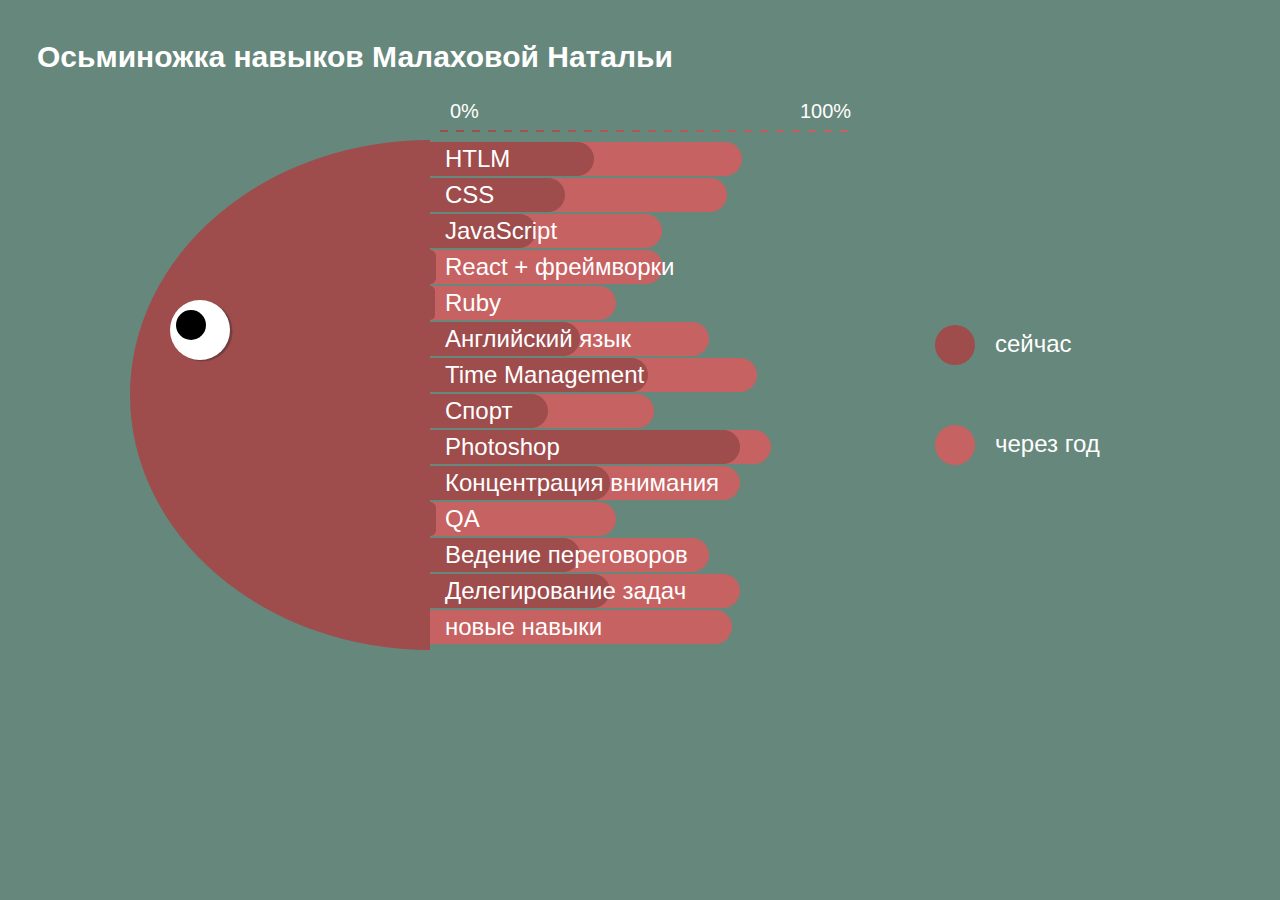
<file: index.html>
<!DOCTYPE html>
<html>
   <head>
      <title>Осьминожка навыков Малаховой Натальи</title>
      <meta charset="UTF-8">
      <link rel="stylesheet" href="css/style.css">
   </head>
   <body>
     <h1>Осьминожка навыков Малаховой Натальи</h1>
     <div class="progress">
        <p>0%</p>
        <p>100%</p>
     </div>
<div>
      <div class="img"></div>
      <div class="eye"></div>
      <ul class="skills">
         <li>HTLM <p class="skill">30% сейчас, 75% через год</p></li>
         <li>CSS<p class="skill">25% сейчас, 70% через год</p></li>
         <li>JavaScript<p class="skill">20% сейчас, 60% через год</p></li>
         <li>React + фреймворки<p class="skill">0% сейчас, 60% через год</p></li>
         <li>Ruby<p class="skill">0% сейчас, 50% через год</p></li>
         <li>Английский язык<p class="skill">30% сейчас, 65% через год</p></li>
         <li>Time Management<p class="skill">55% сейчас, 80% через год</p></li>
         <li>Спорт<p class="skill">20% сейчас, 55% через год</p></li>
         <li>Photoshop<p class="skill">75% сейчас, 85% через год</p></li>
         <li>Концентрация внимания<p class="skill">50% сейчас, 75% через год</p></li>
         <li>QA<p class="skill">0% сейчас, 50% через год</p></li>
         <li>Ведение переговоров<p class="skill">30% сейчас, 65% через год</p></li>
         <li>Делегирование задач<p class="skill">50% сейчас, 75% через год</p></li>
         <li>новые навыки</li>
      </ul>
      <div class="note_1">
         <p>сейчас</p>
      </div>
      <div class="note_2">
            <p>через год</p>
      </div>
</div>
   </body>
</html>
</file>
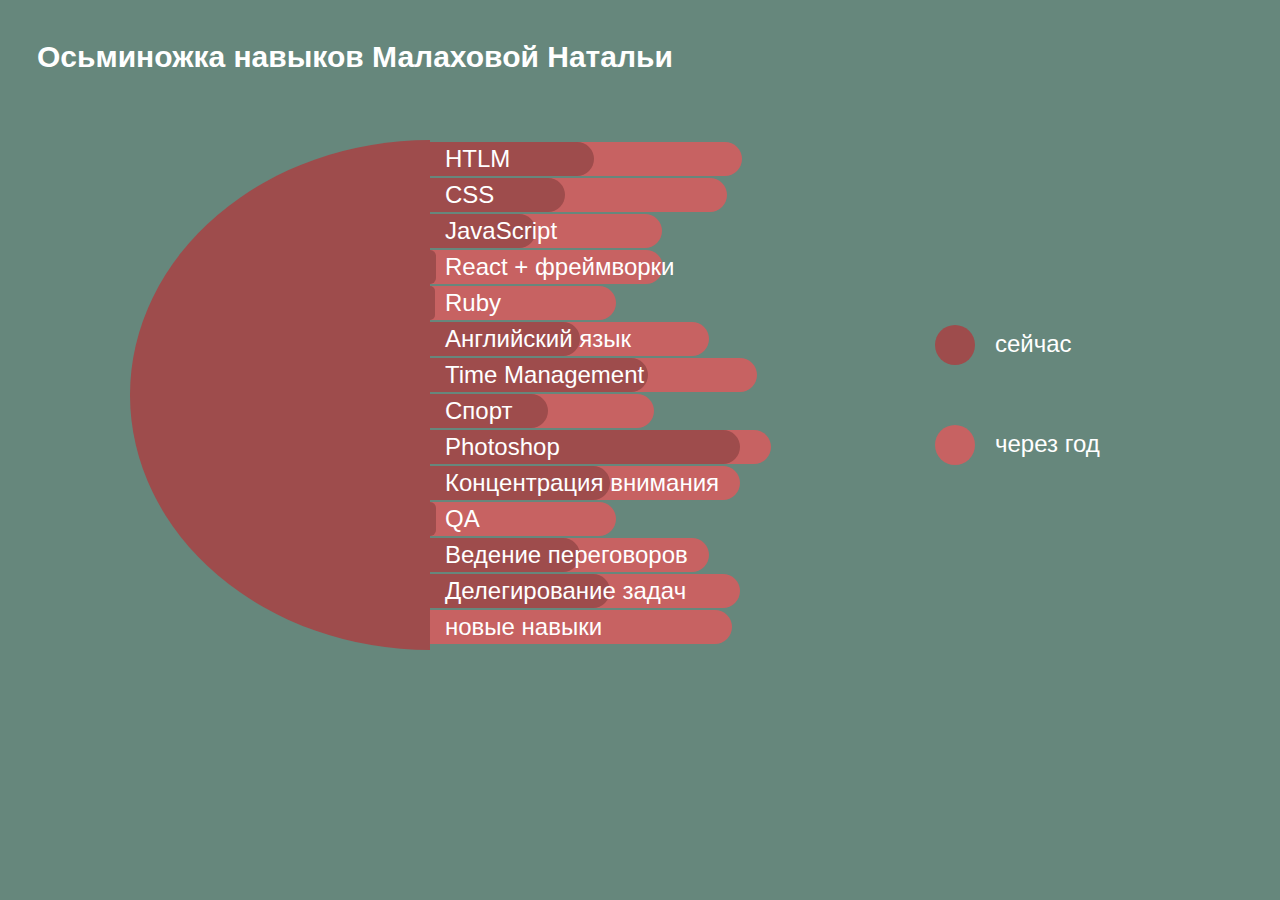
<file: html/index.html>
<!DOCTYPE html>
<html>
   <head>
      <title>Осьминожка навыков Малаховой Натальи</title>
      <meta charset="UTF-8">
      <link rel="stylesheet" href="../css/style.css">
   </head>
   <body>
     <h1>Осьминожка навыков Малаховой Натальи</h1>
<div>
      <div class="img"></div>
      <ul class="skills">
         <li>HTLM</li>
         <li>CSS</li>
         <li>JavaScript</li>
         <li>React + фреймворки</li>
         <li>Ruby</li>
         <li>Английский язык</li>
         <li>Time Management</li>
         <li>Спорт</li>
         <li>Photoshop</li>
         <li>Концентрация внимания</li>
         <li>QA</li>
         <li>Ведение переговоров</li>
         <li>Делегирование задач</li>
         <li>новые навыки</li>
      
      </ul>
   
   <div class="note_1">
      <p>сейчас</p>
   </div>
   <div class="note_2">
         <p>через год</p>
      </div>
</div>
   </body>
</html>
</file>
<file: css/style.css>
body {
    background-color: #66877c;
    color: white;
    margin:0;
    padding:0;
    font-size: 24px;
    height: 100%;
    font-family: Arial, Helvetica, sans-serif;    
}
h1{
    margin: 0;
    padding:0;
    position: absolute;
    margin-top: 40px;
    margin-left: 37px;
    font-size: 30px;
}
.skill {
    display: none;
}
.progress {
    position: absolute;
    font-size: 20px;
    
}
.progress:before{
    content: "";
    width: 410px;
    left: 440px;
    top: 130px;
    position: absolute;
    height: 2px;
	border: none;
	background: linear-gradient(to right, transparent 50%, #66877c 50%), 
				linear-gradient(to right, #9e4c4c, #c76262);
	background-size: 16px 2px, 100% 2px;
}
.progress p{
    position: relative;
}
.progress p:first-child{
    left: 450px;
    top: 80px;
}
.progress p:last-child{
    left: 800px;
    top: 37px;
}
.img {
    position: absolute;
    width: 300px;
    height: 510px;
    border-radius: 100% 0 0 100% / 50% 0 0 50%;
    background: #9e4c4c;
    top: 140px;
    left: 130px;  
}
.eye {
    background: #fff;
    width: 60px;
    height: 60px;
    position: absolute;
    border-radius: 50%;
    z-index: 2;
    top: 300px;
    left: 170px;
    box-shadow: 0.1em 0.05em 1px  #352d2d72;
}
.eye:before {
    content: "";
    background: #000000;
    width: 30px;
    height: 30px;
    position: absolute;
    border-radius: 50%;
    z-index: 3;
    top: 10px;
    left: 6px;
    display: inline-block;
}

.skills {
    padding-top: 100px;
    width: auto;
    height: auto;
    position: absolute;
    left: 390px;
    margin-top: 40px;
}
li {
    padding: 3px;
    padding-left: 15px;
    list-style-type: none;
    margin: 2px 0;
}
ul li:nth-child(1) {
    background: #9e4c4c;
    border-radius: 0 60px 60px 0;
    width: 50%;
    height: auto;
    position: relative;
}
ul li:nth-child(1):after {
    content: "";
    background: #c76262;
    border-radius: 0 60px 60px 0;
    position: absolute;
    display: inline-block;
    width: 190%;
    height: 34px;
    left: 0;
    top: 0;
    z-index: -2;
}
ul li:nth-child(2) {
    background: #9e4c4c;
    border-radius: 0 60px 60px 0;
    width: 40%;
    height: auto;
    position: relative;
}
ul li:nth-child(2):after {
    content: "";
    background: #c76262;
    border-radius: 0 60px 60px 0;
    position: absolute;
    display: inline-block;
    width: 220%;
    height: 34px;
    left: 0;
    top: 0;
    z-index: -2;
}
ul li:nth-child(3) {
    background: #9e4c4c;
    border-radius: 0 60px 60px 0;
    width: 30%;
    height: auto;
    position: relative;
}
ul li:nth-child(3):after {
    content: "";
    background: #c76262;
    border-radius: 0 60px 60px 0;
    position: absolute;
    display: inline-block;
    width: 220%;
    height: 34px;
    left: 0;
    top: 0;
    z-index: -2;
}
ul li:nth-child(4) {   
    width: 100%;
    height: auto;
    position: relative;
}
ul li:nth-child(4):before {
    content: "";
    background: #9e4c4c;
    border-radius: 0 60px 60px 0;
    width: 2%;
    position: absolute;
    display: inline-block;
    height: 34px;
    left: 0;
    top: 0;
    z-index: -1;
}
ul li:nth-child(4):after {
    content: "";
    background: #c76262;
    border-radius: 0 60px 60px 0;
    position: absolute;
    display: inline-block;
    width: 75%;
    height: 34px;
    left: 0;
    top: 0;
    z-index: -2;
}
ul li:nth-child(5) {
    width: 100%;
    height: auto;
    position: relative;
}
ul li:nth-child(5):before {
    content: "";
    background: #9e4c4c;
    border-radius: 0 60px 60px 0;
    width: 5px;
    position: absolute;
    display: inline-block;
    height: 34px;
    left: 0;
    top: 0;
    z-index: -1;  
}
ul li:nth-child(5):after {
    content: "";
    background: #c76262;
    border-radius: 0 60px 60px 0;
    position: absolute;
    display: inline-block;
    width: 60%;
    height: 34px;
    left: 0;
    top: 0;
    z-index: -2;
}
ul li:nth-child(6) {
    width: 100%;
    height: auto;
    position: relative;
}

ul li:nth-child(6):before {
    content: "";
    background: #9e4c4c;
    border-radius: 0 60px 60px 0;
    position: absolute;
    display: inline-block;
    width: 150px;
    height: 34px;
    left: 0;
    top: 0;
    z-index: -1;
   
}
ul li:nth-child(6):after {
    content: "";
    background: #c76262;
    border-radius: 0 60px 60px 0;
    position: absolute;
    display: inline-block;
    width: 90%;
    height: 34px;
    left: 0;
    top: 0;
    z-index: -2;
}
ul li:nth-child(7) {
    background: #9e4c4c;
    border-radius: 0 60px 60px 0;
    width: 200px;
    height: auto;
    position: relative;
}
ul li:nth-child(7):after {
    content: "";
    background: #c76262;
    border-radius: 0 60px 60px 0;
    position: absolute;
    display: inline-block;
    width: 150%;
    height: 34px;
    left: 0;
    top: 0;
    z-index: -2;
}
ul li:nth-child(8) {
    background: #9e4c4c;
    border-radius: 0 60px 60px 0;
    width: 100px;
    height: auto;
    position: relative;
}
ul li:nth-child(8):after {
    content: "";
    background: #c76262;
    border-radius: 0 60px 60px 0;
    position: absolute;
    display: inline-block;
    width: 190%;
    height: 34px;
    left: 0;
    top: 0;
    z-index: -2;
}
ul li:nth-child(9) {
    background: #9e4c4c;
    border-radius: 0 60px 60px 0;
    width: 100%;
    height: auto;
    position: relative;
}
ul li:nth-child(9):after {
    content: "";
    background: #c76262;
    border-radius: 0 60px 60px 0;
    position: absolute;
    display: inline-block;
    width: 110%;
    height: 34px;
    left: 0;
    top: 0;
    z-index: -2;
}
ul li:nth-child(10) {
    width: 100%;
    height: auto;
    position: relative;
}

ul li:nth-child(10):before {
    content: "";
    background: #9e4c4c;
    border-radius: 0 60px 60px 0;
    position: absolute;
    display: inline-block;
    width: 180px;
    height: 34px;
    left: 0;
    top: 0;
    z-index: -1;
}
ul li:nth-child(10):after {
    content: "";
    background: #c76262;
    border-radius: 0 60px 60px 0;
    position: absolute;
    display: inline-block;
    width: 100%;
    height: 34px;
    left: 0;
    top: 0;
    z-index: -2;
}
ul li:nth-child(11) {
    width: 100%;
    height: auto;
    position: relative;
}

ul li:nth-child(11):before {
    content: "";
    background: #9e4c4c;
    border-radius: 0 60px 60px 0;
    width: 2%;
    position: absolute;
    display: inline-block;
    height: 34px;
    left: 0;
    top: 0;
    z-index: -1; 
}
ul li:nth-child(11):after {
    content: "";
    background: #c76262;
    border-radius: 0 60px 60px 0;
    position: absolute;
    display: inline-block;
    width: 60%;
    height: 34px;
    left: 0;
    top: 0;
    z-index: -2;
}
ul li:nth-child(12) {
    width: 100%;
    height: auto;
    position: relative;
}
ul li:nth-child(12):before {
    content: "";
    background: #9e4c4c;
    border-radius: 0 60px 60px 0;
    position: absolute;
    display: inline-block;
    width: 150px;
    height: 34px;
    left: 0;
    top: 0;
    z-index: -1; 
}
ul li:nth-child(12):after {
    content: "";
    background: #c76262;
    border-radius: 0 60px 60px 0;
    position: absolute;
    display: inline-block;
    width: 90%;
    height: 34px;
    left: 0;
    top: 0;
    z-index: -2;
}
ul li:nth-child(13) {
    width: 100%;
    height: auto;
    position: relative;
}
ul li:nth-child(13):before {
    content: "";
    background: #9e4c4c;
    border-radius: 0 60px 60px 0;
    position: absolute;
    display: inline-block;
    width: 180px;
    height: 34px;
    left: 0;
    top: 0;
    z-index: -1; 
}
ul li:nth-child(13):after {
    content: "";
    background: #c76262;
    border-radius: 0 60px 60px 0;
    position: absolute;
    display: inline-block;
    width: 100%;
    height: 34px;
    left: 0;
    top: 0;
    z-index: -2;
}
ul li:nth-child(14):after {
    content: "";
    background: #c76262;
    border-radius: 0 60px 60px 0;
    position: absolute;
    display: inline-block;
    width: 100%;
    height: 34px;
    left: 10px;
    top: 570px;
    z-index: -2;
}
.note_1 p{
    margin:0;
    padding:0;
    position: absolute;
    left: 995px;
    top: 330px;
}

.note_1 p:before {
    content: "";
    position: absolute;
    display: inline-block;
    background: #9e4c4c;
    border-radius: 50%;
    width: 40px;
    height: 40px;
    left: -60px;
    top: -5px;
}

.note_2 p{
    margin:0;
    padding:0;
    position: absolute;
    left: 995px;
    top: 430px;
}
.note_2 p:before {
    content: "";
    position: absolute;
    display: inline-block;
    background: #c76262;
    border-radius: 50%;
    width: 40px;
    height: 40px;
    left: -60px;
    top: -5px; 
}
</file>
